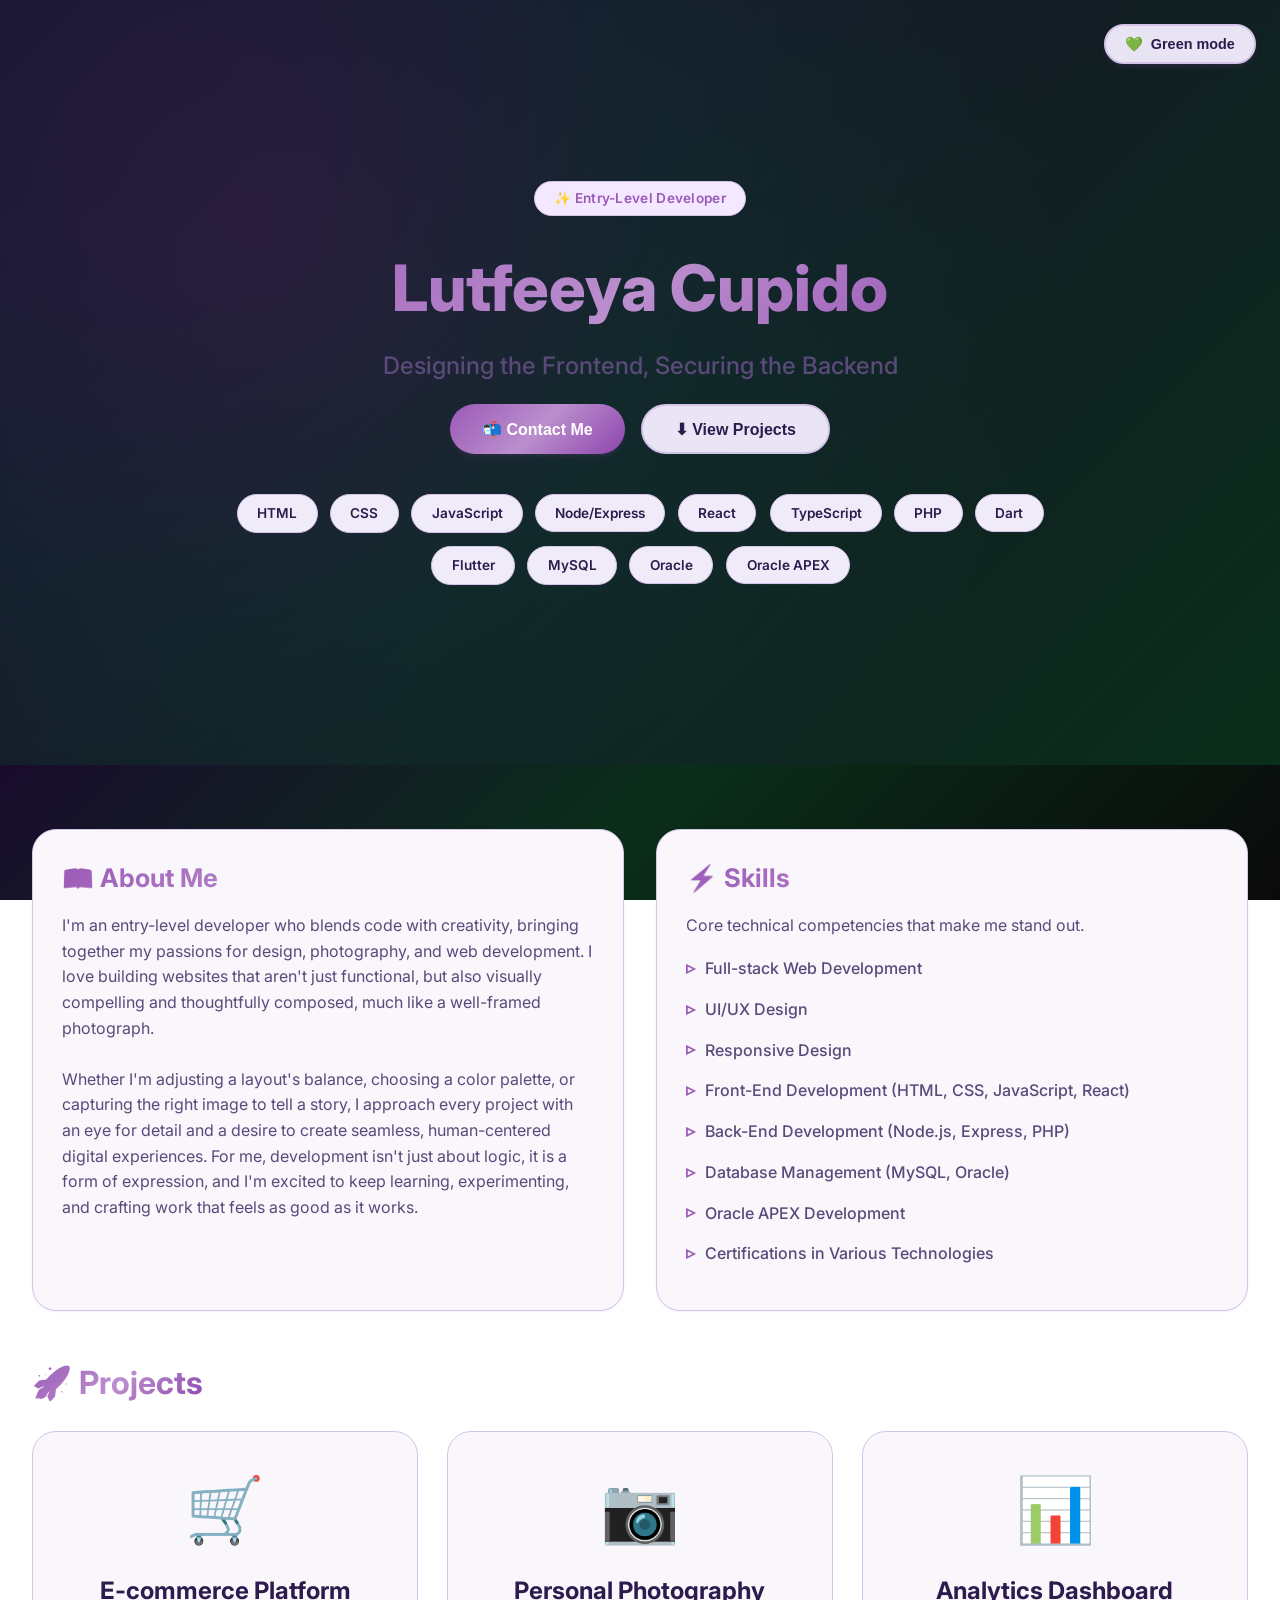
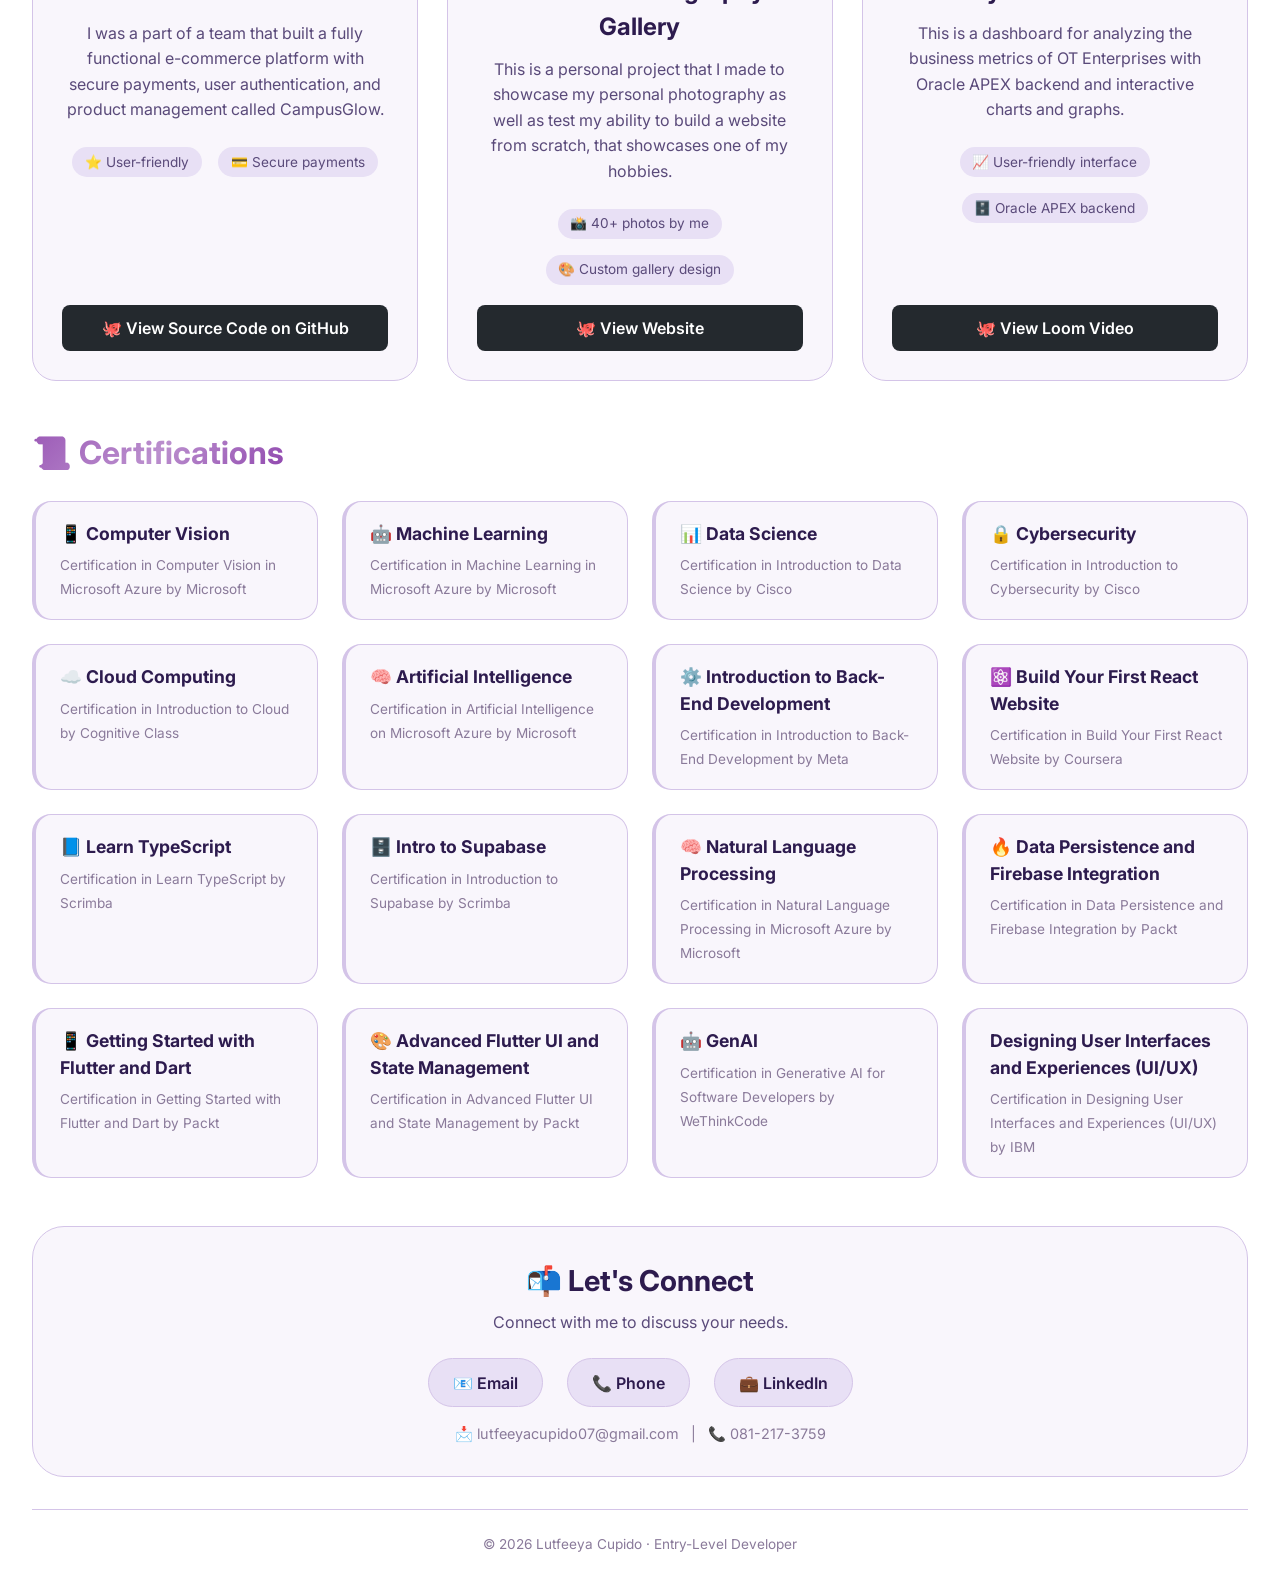
<file: index.html>
<!DOCTYPE html>
<html lang="en">
<head>
    <meta charset="UTF-8">
    <meta name="viewport" content="width=device-width, initial-scale=1.0, viewport-fit=cover">
    <title>Lutfeeya Cupido | Portfolio</title>
    <link rel="stylesheet" href="style.css">
    <link href="https://fonts.googleapis.com/css2?family=Inter:opsz,wght@14..32,300;14..32,400;14..32,500;14..32,600;14..32,700;14..32,800&display=swap" rel="stylesheet">
</head>
<body>
    <button class="dark-toggle-fixed" id="darkModeToggle" aria-label="Theme toggle">
        <span id="toggleIcon">💚</span> 
        <span id="toggleText">Green mode</span>
    </button>

    <section class="hero-section">
        <div class="hero-overlay"></div>
        <div class="hero-content">
            <div class="hero-badge">✨ Entry-Level Developer</div>
            <h1 class="hero-title">Lutfeeya Cupido</h1>
            <p class="hero-subtitle">Designing the Frontend, Securing the Backend</p>
            <div class="hero-buttons">
                <button class="btn-primary" id="contactMeBtn">📬 Contact Me</button>
                <button class="btn-secondary" id="projectsScrollBtn">⬇ View Projects</button>
            </div>
            <div class="skills-strip-hero">
                <span class="skill-chip">HTML</span>
                <span class="skill-chip">CSS</span>
                <span class="skill-chip">JavaScript</span>
                <span class="skill-chip">Node/Express</span>
                <span class="skill-chip">React</span>
                <span class="skill-chip">TypeScript</span>
                <span class="skill-chip">PHP</span>
                <span class="skill-chip">Dart</span>
                <span class="skill-chip">Flutter</span>
                <span class="skill-chip">MySQL</span>
                <span class="skill-chip">Oracle</span>
                <span class="skill-chip">Oracle APEX</span>
            </div>
        </div>
    </section>

    <main class="container">
        <div class="grid-2col">
            <div class="card">
                <h3>📖 About Me</h3>
                <p class="desc-text">I'm an entry-level developer who blends code with creativity, bringing together my passions for design, photography, and web development. I love building websites that aren't just functional, but also visually compelling and thoughtfully composed, much like a well-framed photograph. <br><br> Whether I'm adjusting a layout's balance, choosing a color palette, or capturing the right image to tell a story, I approach every project with an eye for detail and a desire to create seamless, human-centered digital experiences. For me, development isn't just about logic, it is a form of expression, and I'm excited to keep learning, experimenting, and crafting work that feels as good as it works.</p>
            </div>
            <div class="card">
                <h3>⚡ Skills</h3>
                <p class="desc-text">Core technical competencies that make me stand out.</p>
                <ul class="competency-list">
                    <li>Full-stack Web Development</li>
                    <li>UI/UX Design</li>
                    <li>Responsive Design</li>
                    <li>Front-End Development (HTML, CSS, JavaScript, React)</li>
                    <li>Back-End Development (Node.js, Express, PHP)</li>
                    <li>Database Management (MySQL, Oracle)</li>
                    <li>Oracle APEX Development</li>
                    <li>Certifications in Various Technologies</li>
                    
                </ul>
            </div>
        </div>

        <section id="projects">
            <h3 class="section-title">🚀 Projects</h3>
            <div class="projects-grid">
                <div class="project-card">
                    <div class="project-icon">🛒</div>
                    <h4>E-commerce Platform</h4>
                    <p class="desc-text">I was a part of a team that built a fully functional e-commerce platform with secure payments, user authentication, and product management called CampusGlow.</p>
                    <ul class="project-stats">
                        <li>⭐ User-friendly</li>
                        <li>💳 Secure payments</li>
                    </ul>
                    <a href="https://github.com/natheefahrayners/CampusGlow.git" target="_blank" rel="noopener noreferrer" class="github-link-full">
                        🐙 View Source Code on GitHub
                    </a>
                </div>
                
                <div class="project-card">
                    <div class="project-icon">📷</div>
                    <h4>Personal Photography Gallery</h4>
                    <p class="desc-text">This is a personal project that I made to showcase my personal photography as well as test my ability to build a website from scratch, that showcases one of my hobbies.</p>
                    <ul class="project-stats">
                        <li>📸 40+ photos by me</li>
                        <li>🎨 Custom gallery design</li>
                    </ul>
                    <a href="https://lutfeeyasgallery.netlify.app/" target="_blank" rel="noopener noreferrer" class="github-link-full">
                        🐙 View Website
                    </a>
                </div>
                
                <div class="project-card">
                    <div class="project-icon">📊</div>
                    <h4>Analytics Dashboard</h4>
                    <p class="desc-text">This is a dashboard for analyzing the business metrics of OT Enterprises with Oracle APEX backend and interactive charts and graphs.</p>
                    <ul class="project-stats">
                        <li>📈 User-friendly interface</li>
                        <li>🗄️ Oracle APEX backend</li>
                    </ul>
                    <a href="https://www.loom.com/share/0abdf5f62fdb4239b5f4ec78c04c329f" target="_blank" rel="noopener noreferrer" class="github-link-full">
                        🐙 View Loom Video
                    </a>
                </div>
            </div>
        </section>

        <section>
            <h3 class="section-title">📜 Certifications</h3>
            <div class="certs-grid">
                <div class="cert-item">
                    <strong>📱 Computer Vision</strong>
                    <span>Certification in Computer Vision in Microsoft Azure by Microsoft</span>
                </div>
                <div class="cert-item">
                    <strong>🤖 Machine Learning</strong>
                    <span>Certification in Machine Learning in Microsoft Azure by Microsoft</span>
                </div>
                <div class="cert-item">
                    <strong>📊 Data Science</strong>
                    <span>Certification in Introduction to Data Science by Cisco</span>
                </div>
                <div class="cert-item">
                    <strong>🔒 Cybersecurity</strong>
                    <span>Certification in Introduction to Cybersecurity by Cisco</span>
                </div>
                <div class="cert-item">
                    <strong>☁️ Cloud Computing</strong>
                    <span>Certification in Introduction to Cloud by Cognitive Class</span>
                </div>
                <div class="cert-item">
                    <strong>🧠 Artificial Intelligence</strong>
                    <span>Certification in Artificial Intelligence on Microsoft Azure by Microsoft</span>
                </div>
                <div class="cert-item">
                    <strong>⚙️ Introduction to Back-End Development</strong>
                    <span>Certification in Introduction to Back-End Development by Meta</span>
                </div>
                <div class="cert-item">
                    <strong>⚛️ Build Your First React Website</strong>
                    <span>Certification in Build Your First React Website by Coursera</span>
                </div>
                <div class="cert-item">
                    <strong>📘 Learn TypeScript</strong>
                    <span>Certification in Learn TypeScript by Scrimba</span>
                </div>
                <div class="cert-item">
                    <strong>🗄️ Intro to Supabase</strong>
                    <span>Certification in Introduction to Supabase by Scrimba</span>
                </div>
                <div class="cert-item">
                    <strong>🧠 Natural Language Processing</strong>
                    <span>Certification in Natural Language Processing in Microsoft Azure by Microsoft</span>
                </div>
                <div class="cert-item">
                    <strong>🔥 Data Persistence and Firebase Integration</strong>
                    <span>Certification in Data Persistence and Firebase Integration by Packt</span>
                </div>
                <div class="cert-item">
                    <strong>📱 Getting Started with Flutter and Dart</strong>
                    <span>Certification in Getting Started with Flutter and Dart by Packt</span>
                </div>
                <div class="cert-item">
                    <strong>🎨 Advanced Flutter UI and State Management</strong>
                    <span>Certification in Advanced Flutter UI and State Management by Packt</span>
                </div>
                <div class="cert-item">
                    <strong>🤖 GenAI</strong>
                    <span>Certification in Generative AI for Software Developers by WeThinkCode</span>
                </div>
                <div class="cert-item">
                    <strong>Designing User Interfaces and Experiences (UI/UX)</strong>
                    <span>Certification in Designing User Interfaces and Experiences (UI/UX) by IBM</span>
                </div>
            </div>
        </section>




        <section class="connect-section">
            <h3 class="connect-title">📬 Let's Connect</h3>
            <p class="connect-subtitle">Connect with me to discuss your needs.</p>
            <div class="connect-buttons">
                <a href="mailto:lutfeeyacupido07@gmail.com" class="connect-btn">📧 Email</a>
                <a href="tel:+27812173759" class="connect-btn">📞 Phone</a>
                <a href="https://www.linkedin.com/in/lutfeeya-cupido-a578b13b1/" target="_blank" rel="noopener noreferrer" class="connect-btn" id="linkedinLink">💼 LinkedIn</a>
            </div>
            <div class="connect-details">
                <span>📩 lutfeeyacupido07@gmail.com &nbsp;&nbsp;|&nbsp;&nbsp; 📞 081-217-3759</span>
            </div>
        </section>

        <footer class="footer-note">
            <p>© 2026 Lutfeeya Cupido · Entry-Level Developer</p>
        </footer>
    </main>

    <script src="script.js"></script>
</body>
</html>
</file>
<file: style.css>
* {
    margin: 0;
    padding: 0;
    box-sizing: border-box;
}

body {
    font-family: 'Inter', sans-serif;
    background: var(--bg-body);
    color: var(--text-primary);
    line-height: 1.5;
    transition: background 0.3s ease, color 0.3s ease;
    background-attachment: fixed;
}

/* ========== PURPLE MODE ========== */
:root {
    --bg-body: linear-gradient(135deg, #0a0a0a, #1a0a2e, #0a2e1a, #0a0a0a);
    --bg-surface: rgba(245, 240, 255, 0.95);
    --bg-card: #f9f6fc;
    --bg-soft: #e8e0f5;
    --border-light: #d4c4e8;
    --text-primary: #2d1b4e;
    --text-secondary: #5a4a7a;
    --text-muted: #8a7a9a;
    --accent-primary: #9b59b6;
    --accent-secondary: #bb8fce;
    --accent-purple: #8e44ad;
    --accent-hover: #7d3c98;
    --accent-soft: #f3e8ff;
    --shadow-sm: 0 1px 2px 0 rgba(155, 89, 182, 0.08);
    --shadow-md: 0 4px 6px -1px rgba(155, 89, 182, 0.12), 0 2px 4px -1px rgba(155, 89, 182, 0.08);
    --shadow-lg: 0 10px 15px -3px rgba(155, 89, 182, 0.15), 0 4px 6px -2px rgba(155, 89, 182, 0.1);
    --hero-gradient-start: #1a0a2e;
    --hero-gradient-end: #0a2e1a;
    --gradient-primary: linear-gradient(135deg, #9b59b6, #bb8fce, #8e44ad);
    --gradient-hover: linear-gradient(135deg, #8e44ad, #9b59b6, #7d3c98);
}

/* ========== GREEN MODE ========== */
body.dark {
    --bg-body: linear-gradient(135deg, #0a0a0a, #0a2e1a, #1a0a2e, #0a0a0a);
    --bg-surface: #1a2332;
    --bg-card: #1e2a3a;
    --bg-soft: #2a3a4a;
    --border-light: #3a5a6a;
    --text-primary: #f0fdf4;
    --text-secondary: #bbf7d0;
    --text-muted: #86efac;
    --accent-primary: #10b981;
    --accent-secondary: #34d399;
    --accent-purple: #059669;
    --accent-hover: #059669;
    --accent-soft: #064e3b;
    --shadow-sm: 0 1px 2px 0 rgba(16, 185, 129, 0.1);
    --shadow-md: 0 4px 6px -1px rgba(16, 185, 129, 0.2), 0 2px 4px -1px rgba(16, 185, 129, 0.1);
    --shadow-lg: 0 10px 15px -3px rgba(16, 185, 129, 0.2), 0 4px 6px -2px rgba(16, 185, 129, 0.1);
    --hero-gradient-start: #0a2e1a;
    --hero-gradient-end: #1a0a2e;
    --gradient-primary: linear-gradient(135deg, #10b981, #34d399, #059669);
    --gradient-hover: linear-gradient(135deg, #059669, #10b981, #047857);
}

/* Fixed Theme Toggle */
.dark-toggle-fixed {
    position: fixed;
    top: 1.5rem;
    right: 1.5rem;
    z-index: 1000;
    background: var(--bg-surface);
    border: 2px solid var(--border-light);
    border-radius: 60px;
    padding: 0.6rem 1.2rem;
    cursor: pointer;
    display: flex;
    align-items: center;
    gap: 8px;
    font-weight: 600;
    font-size: 0.9rem;
    color: var(--text-primary);
    -webkit-backdrop-filter: blur(10px);
    backdrop-filter: blur(10px);
    transition: all 0.3s cubic-bezier(0.4, 0, 0.2, 1);
    box-shadow: var(--shadow-md);
}

.dark-toggle-fixed:hover {
    transform: translateY(-2px);
    box-shadow: var(--shadow-lg);
    border-color: var(--accent-primary);
}

body:not(.dark) .dark-toggle-fixed:hover {
    background: linear-gradient(135deg, #9b59b6, #7d3c98);
    color: white;
    border-color: transparent;
}

body.dark .dark-toggle-fixed:hover {
    background: linear-gradient(135deg, #10b981, #059669);
    color: white;
    border-color: transparent;
}

/* Hero Section */
.hero-section {
    position: relative;
    min-height: 85vh;
    display: flex;
    align-items: center;
    justify-content: center;
    background: linear-gradient(135deg, var(--hero-gradient-start), var(--hero-gradient-end));
    overflow: hidden;
    padding: 4rem 2rem;
    margin-bottom: 2rem;
    border-bottom: none;
}

.hero-overlay {
    position: absolute;
    top: 0;
    left: 0;
    right: 0;
    bottom: 0;
    background: radial-gradient(circle at 20% 30%, rgba(155, 89, 182, 0.15), rgba(16, 185, 129, 0.08), transparent 70%);
    pointer-events: none;
}

body.dark .hero-overlay {
    background: radial-gradient(circle at 20% 30%, rgba(16, 185, 129, 0.15), rgba(155, 89, 182, 0.08), transparent 70%);
}

.hero-content {
    max-width: 900px;
    margin: 0 auto;
    text-align: center;
    position: relative;
    z-index: 2;
}

.hero-badge {
    display: inline-block;
    background: var(--accent-soft);
    color: var(--accent-primary);
    padding: 0.4rem 1.2rem;
    border-radius: 40px;
    font-size: 0.85rem;
    font-weight: 600;
    margin-bottom: 1.5rem;
    letter-spacing: 0.3px;
    border: 1px solid var(--border-light);
}

.hero-title {
    font-size: 4rem;
    font-weight: 800;
    background: var(--gradient-primary);
    background-clip: text;
    -webkit-background-clip: text;
    color: transparent;
    margin-bottom: 0.75rem;
    letter-spacing: 0;
}

.hero-subtitle {
    font-size: 1.5rem;
    color: var(--text-secondary);
    margin-bottom: 1.25rem;
    font-weight: 500;
}

.hero-buttons {
    display: flex;
    gap: 1rem;
    justify-content: center;
    flex-wrap: wrap;
    margin-bottom: 2.5rem;
}

.btn-primary {
    background: var(--gradient-primary);
    color: white;
    border: none;
    padding: 0.85rem 2rem;
    border-radius: 60px;
    font-size: 1rem;
    font-weight: 600;
    cursor: pointer;
    transition: all 0.3s cubic-bezier(0.4, 0, 0.2, 1);
    box-shadow: var(--shadow-md);
    position: relative;
    overflow: hidden;
}

.btn-primary::before {
    content: '';
    position: absolute;
    top: 0;
    left: -100%;
    width: 100%;
    height: 100%;
    background: linear-gradient(90deg, transparent, rgba(255,255,255,0.2), transparent);
    transition: left 0.5s;
}

.btn-primary:hover::before {
    left: 100%;
}

.btn-primary:hover {
    transform: translateY(-3px);
    background: var(--gradient-hover);
    box-shadow: var(--shadow-lg);
}

.btn-primary:active {
    transform: translateY(0);
}

.btn-secondary {
    background: var(--bg-surface);
    color: var(--text-primary);
    border: 2px solid var(--border-light);
    padding: 0.85rem 2rem;
    border-radius: 60px;
    font-size: 1rem;
    font-weight: 600;
    cursor: pointer;
    transition: all 0.3s cubic-bezier(0.4, 0, 0.2, 1);
    position: relative;
    overflow: hidden;
    text-decoration: none;
    display: inline-block;
}

body:not(.dark) .btn-secondary:hover {
    background: linear-gradient(135deg, #9b59b6, #bb8fce);
    color: white;
    border-color: transparent;
    transform: translateY(-3px);
    box-shadow: var(--shadow-lg);
}

body.dark .btn-secondary:hover {
    background: linear-gradient(135deg, #10b981, #34d399);
    color: white;
    border-color: transparent;
    transform: translateY(-3px);
    box-shadow: var(--shadow-lg);
}

.skills-strip-hero {
    display: flex;
    flex-wrap: wrap;
    gap: 0.8rem;
    justify-content: center;
    margin-top: 1rem;
}

.skill-chip {
    background: var(--bg-surface);
    -webkit-backdrop-filter: blur(4px);
    backdrop-filter: blur(4px);
    padding: 0.5rem 1.2rem;
    border-radius: 40px;
    font-weight: 600;
    font-size: 0.85rem;
    color: var(--text-primary);
    border: 1px solid var(--border-light);
    box-shadow: var(--shadow-sm);
    transition: all 0.3s ease;
    cursor: default;
}

.skill-chip:hover {
    transform: translateY(-3px) scale(1.05);
    border-color: var(--accent-primary);
    box-shadow: var(--shadow-md);
}

body:not(.dark) .skill-chip {
    background: #f0ebf8;
    color: #2d1b4e;
}

body:not(.dark) .skill-chip:hover {
    background: linear-gradient(135deg, #e8e0f5, #f3e8ff);
    color: #9b59b6;
}

body.dark .skill-chip:hover {
    background: linear-gradient(135deg, #064e3b, #1e1b4b);
    color: #34d399;
}

.container {
    max-width: 1280px;
    margin: 0 auto;
    padding: 2rem 2rem;
}

.grid-2col {
    display: grid;
    grid-template-columns: 1fr 1fr;
    gap: 2rem;
    margin-bottom: 3rem;
}

.card {
    background: var(--bg-card);
    border-radius: 1.5rem;
    padding: 1.8rem;
    border: 1px solid var(--border-light);
    box-shadow: var(--shadow-sm);
    transition: all 0.3s cubic-bezier(0.4, 0, 0.2, 1);
}

.card:hover {
    transform: translateY(-5px);
    box-shadow: var(--shadow-lg);
    border-color: var(--accent-primary);
}

.card h3 {
    font-size: 1.6rem;
    margin-bottom: 1rem;
    font-weight: 700;
    background: var(--gradient-primary);
    background-clip: text;
    -webkit-background-clip: text;
    color: transparent;
}

.competency-list {
    list-style: none;
    margin-top: 1rem;
}

.competency-list li {
    margin-bottom: 0.9rem;
    font-weight: 500;
    display: flex;
    align-items: center;
    gap: 10px;
    transition: transform 0.2s ease;
    color: var(--text-secondary);
}

.competency-list li:hover {
    transform: translateX(5px);
    color: var(--accent-primary);
}

.competency-list li::before {
    content: "\25B9";
    color: var(--accent-primary);
    font-weight: bold;
    font-size: 1.1rem;
}

.desc-text {
    color: var(--text-secondary);
    margin-bottom: 0.75rem;
    line-height: 1.6;
}

.section-title {
    font-size: 2rem;
    font-weight: 700;
    margin-bottom: 1.5rem;
    letter-spacing: 0;
    background: var(--gradient-primary);
    background-clip: text;
    -webkit-background-clip: text;
    color: transparent;
    display: inline-block;
}

.projects-grid {
    display: grid;
    grid-template-columns: repeat(auto-fill, minmax(340px, 1fr));
    gap: 1.8rem;
    margin-bottom: 3rem;
}

.project-card {
    background: var(--bg-card);
    border-radius: 1.5rem;
    padding: 1.8rem;
    border: 1px solid var(--border-light);
    transition: all 0.3s cubic-bezier(0.4, 0, 0.2, 1);
    display: flex;
    flex-direction: column;
    text-align: center;
}

.project-card:hover {
    transform: translateY(-6px);
    box-shadow: var(--shadow-lg);
    border-color: var(--accent-primary);
}

.project-icon {
    font-size: 4rem;
    margin-bottom: 1rem;
    display: inline-block;
    animation: float 3s ease-in-out infinite;
}

@keyframes float {
    0%, 100% {
        transform: translateY(0px);
    }
    50% {
        transform: translateY(-10px);
    }
}

.project-card h4 {
    font-size: 1.5rem;
    margin-bottom: 0.75rem;
    font-weight: 700;
    transition: color 0.2s;
    color: var(--text-primary);
}

.project-card:hover h4 {
    color: var(--accent-primary);
}

/* Project Stats */
.project-stats {
    margin-top: 0.75rem;
    margin-bottom: 1.25rem;
    list-style: none;
    display: flex;
    gap: 1rem;
    justify-content: center;
    flex-wrap: wrap;
}

.project-stats li {
    font-size: 0.85rem;
    color: var(--text-secondary);
    display: inline-flex;
    align-items: center;
    gap: 6px;
    transition: transform 0.2s;
    background: var(--bg-soft);
    padding: 0.3rem 0.8rem;
    border-radius: 20px;
}

.project-stats li:hover {
    transform: translateX(3px);
    color: var(--accent-primary);
    background: var(--accent-soft);
}

/* GitHub Link */
.github-link-full {
    display: flex;
    align-items: center;
    justify-content: center;
    gap: 0.5rem;
    width: 100%;
    background: #24292e;
    color: white;
    padding: 0.7rem;
    border-radius: 8px;
    text-decoration: none;
    font-weight: 600;
    transition: all 0.3s ease;
    margin-top: auto;
}

.github-link-full:hover {
    background: #2c3e50;
    transform: translateY(-2px);
    box-shadow: 0 4px 12px rgba(0,0,0,0.15);
}

/* Certifications */
.certs-grid {
    display: grid;
    grid-template-columns: repeat(auto-fit, minmax(280px, 1fr));
    gap: 1.5rem;
    margin-bottom: 3rem;
}

.cert-item {
    background: var(--bg-card);
    border-radius: 1.2rem;
    padding: 1.2rem 1.5rem;
    border-left: 4px solid var(--accent-primary);
    border: 1px solid var(--border-light);
    border-left-width: 4px;
    transition: all 0.3s ease;
}

.cert-item:hover {
    transform: translateX(5px) translateY(-3px);
    box-shadow: var(--shadow-md);
    border-color: var(--accent-primary);
}

.cert-item strong {
    display: block;
    font-size: 1.1rem;
    margin-bottom: 0.3rem;
    color: var(--text-primary);
}

.cert-item span {
    font-size: 0.85rem;
    color: var(--text-muted);
    line-height: 1.4;
}

/* Connect Section */
.connect-section {
    background: var(--bg-card);
    border-radius: 2rem;
    padding: 2rem;
    text-align: center;
    border: 1px solid var(--border-light);
    margin-bottom: 2rem;
    transition: all 0.3s ease;
}

.connect-section:hover {
    box-shadow: var(--shadow-lg);
    border-color: var(--accent-primary);
}

.connect-title {
    font-size: 1.8rem;
    margin-bottom: 0.5rem;
}

.connect-subtitle {
    color: var(--text-secondary);
    margin-bottom: 1rem;
}

.connect-details {
    margin-top: 1rem;
    font-size: 0.9rem;
    color: var(--text-muted);
}
.connect-buttons {
    display: flex;
    justify-content: center;
    gap: 1.5rem;
    flex-wrap: wrap;
    margin: 1.5rem 0 1rem;
}

.connect-btn {
    background: var(--bg-soft);
    padding: 0.7rem 1.5rem;
    border-radius: 60px;
    text-decoration: none;
    color: var(--text-primary);
    font-weight: 600;
    transition: all 0.3s cubic-bezier(0.4, 0, 0.2, 1);
    display: inline-flex;
    align-items: center;
    gap: 8px;
    border: 1px solid var(--border-light);
    position: relative;
    overflow: hidden;
}

.connect-btn::before {
    content: '';
    position: absolute;
    top: 0;
    left: -100%;
    width: 100%;
    height: 100%;
    background: linear-gradient(90deg, transparent, rgba(255,255,255,0.2), transparent);
    transition: left 0.5s;
}

.connect-btn:hover::before {
    left: 100%;
}

body:not(.dark) .connect-btn {
    background: #e8e0f5;
    color: #2d1b4e;
}

body:not(.dark) .connect-btn:hover {
    background: linear-gradient(135deg, #9b59b6, #bb8fce);
    color: white;
    border-color: transparent;
    transform: translateY(-3px);
    box-shadow: var(--shadow-md);
}

body.dark .connect-btn:hover {
    background: linear-gradient(135deg, #10b981, #34d399);
    color: white;
    border-color: transparent;
    transform: translateY(-3px);
    box-shadow: var(--shadow-md);
}

.footer-note {
    text-align: center;
    padding-top: 1.5rem;
    border-top: 1px solid var(--border-light);
    color: var(--text-muted);
    font-size: 0.85rem;
}

@media (max-width: 780px) {
    .container {
        padding: 1.2rem;
    }
    .grid-2col {
        grid-template-columns: 1fr;
        gap: 1.5rem;
    }
    .hero-title {
        font-size: 2.5rem;
    }
    .hero-subtitle {
        font-size: 1.2rem;
    }
    .section-title {
        font-size: 1.7rem;
    }
    .hero-section {
        min-height: 70vh;
        padding: 5rem 1.5rem;
    }
    .dark-toggle-fixed {
        top: 1rem;
        right: 1rem;
        padding: 0.4rem 1rem;
        font-size: 0.8rem;
    }
    .certs-grid {
        grid-template-columns: 1fr;
        gap: 1rem;
    }
    .projects-grid {
        grid-template-columns: 1fr;
    }
    .project-stats li {
        font-size: 0.75rem;
        padding: 0.25rem 0.6rem;
    }
    .project-icon {
        font-size: 3rem;
    }
}

button {
    background: none;
    border: none;
    cursor: pointer;
}

html {
    scroll-behavior: smooth;
}
</file>
